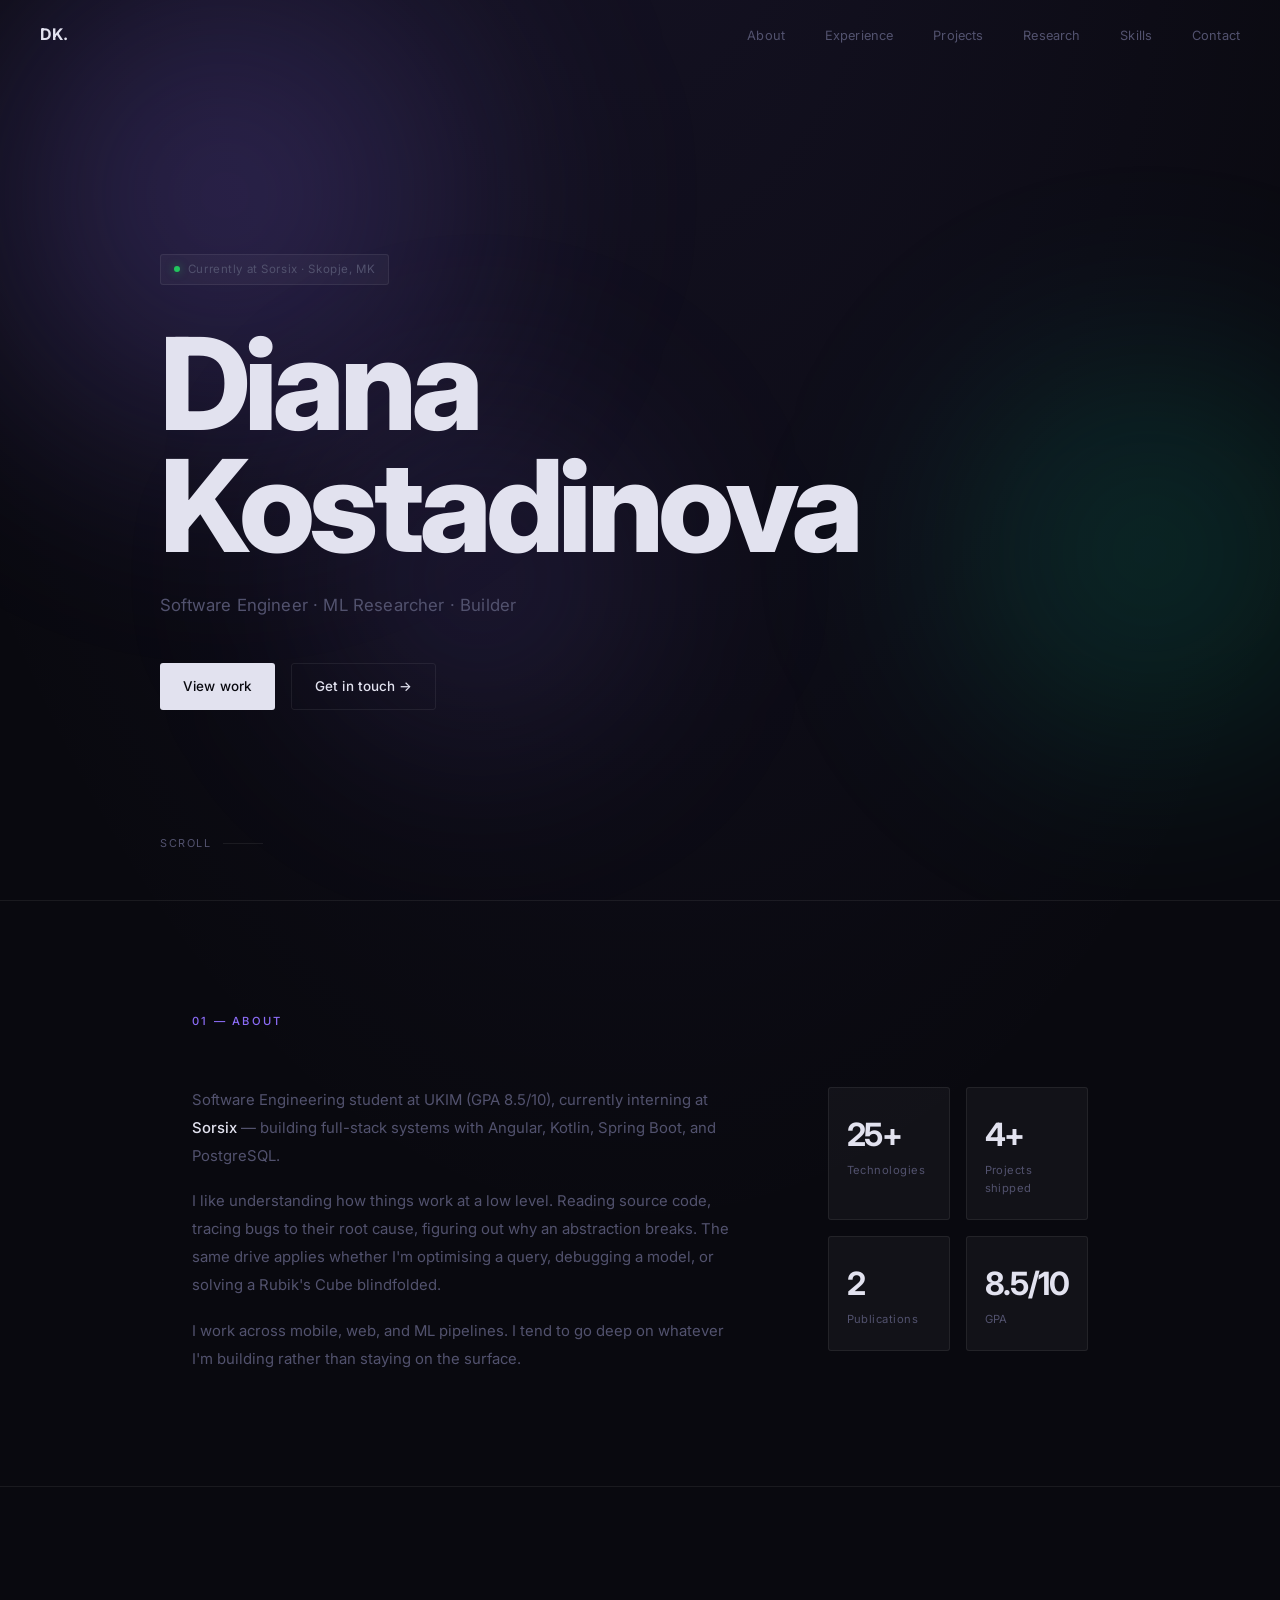
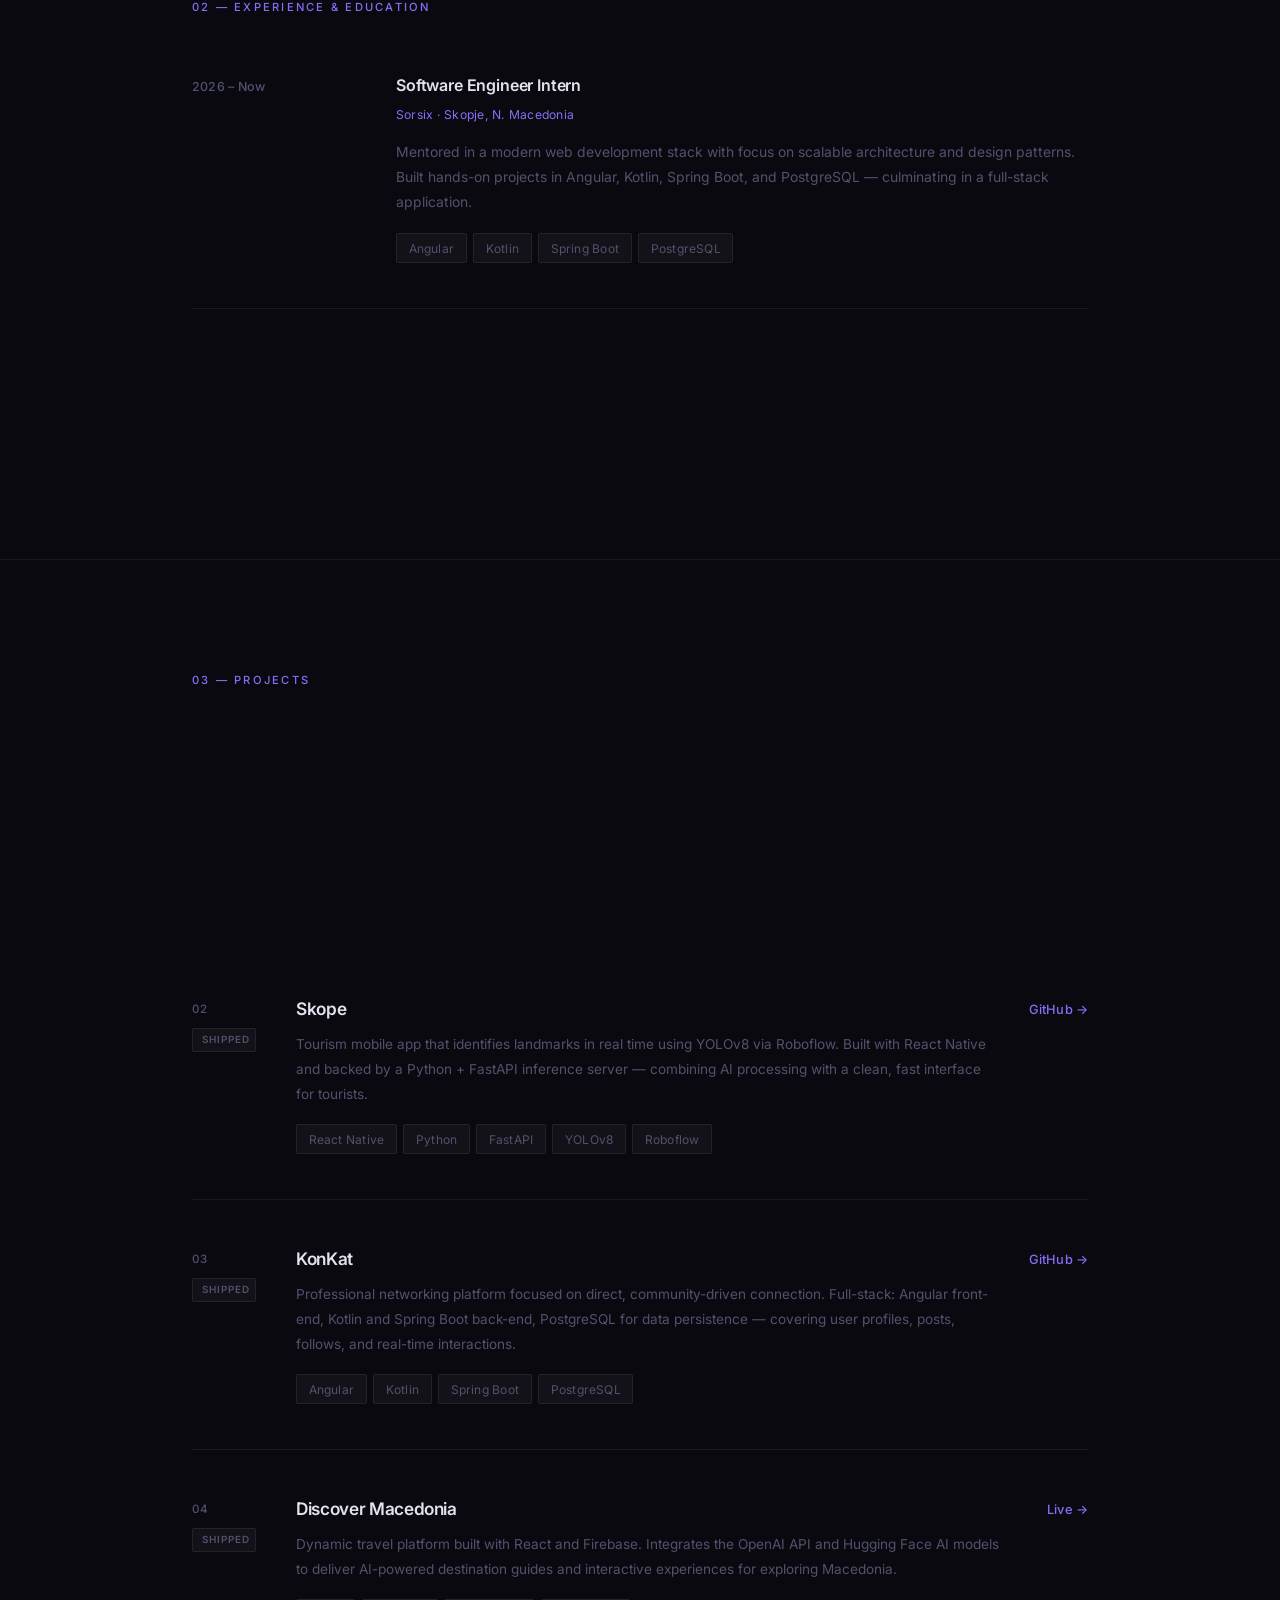
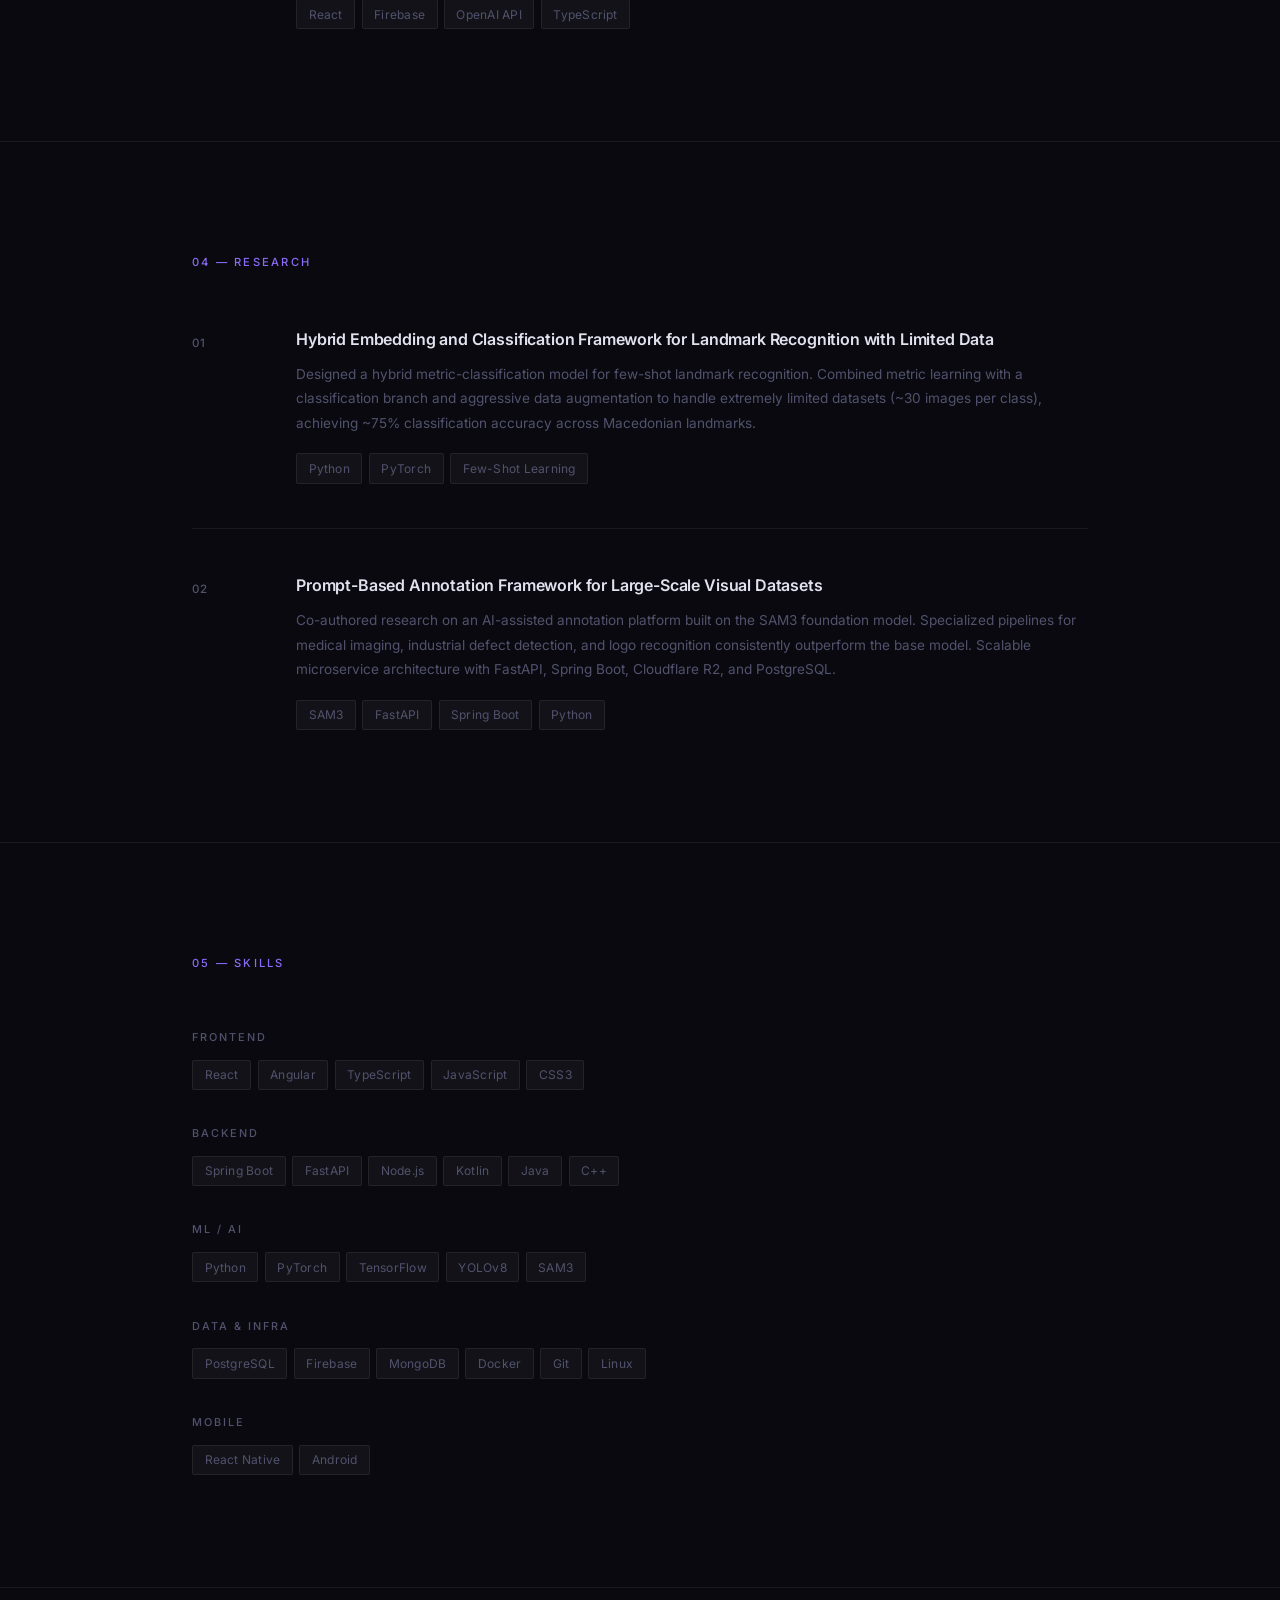
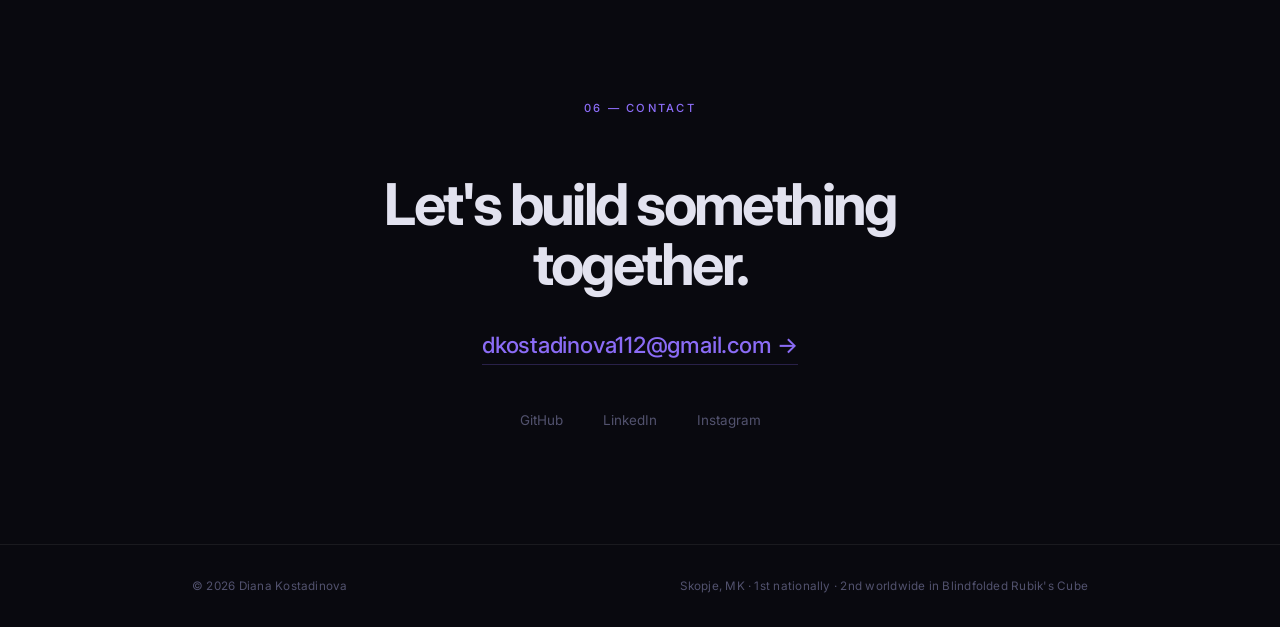
<file: index_old.html>
<!DOCTYPE html>
<html lang="en">
<head>
    <meta charset="UTF-8"/>
    <meta name="viewport" content="width=device-width, initial-scale=1.0"/>
    <title>Diana Kostadinova — Software Engineer</title>
    <link href="https://fonts.googleapis.com/css2?family=Inter:wght@300;400;500;600;700;800;900&display=swap" rel="stylesheet"/>
    <link rel="icon" type="image/svg+xml" href="D-mark.svg"/>
    <link rel="stylesheet" href="styles.css"/>
</head>
<body>

<div class="bg-orbs" aria-hidden="true">
    <div class="orb orb-1"></div>
    <div class="orb orb-2"></div>
    <div class="orb orb-3"></div>
</div>

<nav id="nav">
    <a class="nav-logo" href="#hero">DK.</a>
    <ul class="nav-links" id="nav-links">
        <li><a href="#about">About</a></li>
        <li><a href="#experience">Experience</a></li>
        <li><a href="#projects">Projects</a></li>
        <li><a href="#research">Research</a></li>
        <li><a href="#skills">Skills</a></li>
        <li><a href="#contact">Contact</a></li>
    </ul>
    <button class="hamburger" id="hamburger" aria-label="Menu">
        <span></span><span></span>
    </button>
</nav>

<main>

    <!-- HERO -->
    <section id="hero">
        <div class="hero-inner">
            <div class="hero-badge">
                <span class="badge-dot"></span>
                Currently at Sorsix · Skopje, MK
            </div>
            <h1 class="hero-name">Diana<br/>Kostadinova</h1>
            <p class="hero-desc">Software Engineer · ML Researcher · Builder</p>
            <div class="hero-actions">
                <a href="#projects" class="btn btn-primary">View work</a>
                <a href="#contact" class="btn btn-ghost">Get in touch →</a>
            </div>
        </div>
        <div class="hero-scroll">
            <span>Scroll</span>
            <div class="scroll-line"></div>
        </div>
    </section>

    <!-- ABOUT -->
    <section id="about" class="section">
        <div class="container">
            <p class="sec-label">01 — About</p>
            <div class="about-grid">
                <div class="about-text reveal">
                    <p>Software Engineering student at UKIM (GPA 8.5/10), currently interning at <strong>Sorsix</strong> — building full-stack systems with Angular, Kotlin, Spring Boot, and PostgreSQL.</p>
                    <p>I like understanding how things work at a low level. Reading source code, tracing bugs to their root cause, figuring out why an abstraction breaks. The same drive applies whether I'm optimising a query, debugging a model, or solving a Rubik's Cube blindfolded.</p>
                    <p>I work across mobile, web, and ML pipelines. I tend to go deep on whatever I'm building rather than staying on the surface.</p>
                </div>
                <div class="about-stats reveal">
                    <div class="stat-item">
                        <span class="stat-value">25+</span>
                        <span class="stat-label">Technologies</span>
                    </div>
                    <div class="stat-item">
                        <span class="stat-value">4+</span>
                        <span class="stat-label">Projects shipped</span>
                    </div>
                    <div class="stat-item">
                        <span class="stat-value">2</span>
                        <span class="stat-label">Publications</span>
                    </div>
                    <div class="stat-item">
                        <span class="stat-value">8.5/10</span>
                        <span class="stat-label">GPA</span>
                    </div>
                </div>
            </div>
        </div>
    </section>

    <!-- EXPERIENCE -->
    <section id="experience" class="section">
        <div class="container">
            <p class="sec-label">02 — Experience & Education</p>
            <div class="timeline">

                <div class="tl-row reveal">
                    <div class="tl-left">
                        <span class="tl-year">2026 – Now</span>
                    </div>
                    <div class="tl-right">
                        <div class="tl-header">
                            <h3>Software Engineer Intern</h3>
                            <span class="tl-company">Sorsix · Skopje, N. Macedonia</span>
                        </div>
                        <p>Mentored in a modern web development stack with focus on scalable architecture and design patterns. Built hands-on projects in Angular, Kotlin, Spring Boot, and PostgreSQL — culminating in a full-stack application.</p>
                        <div class="tag-row">
                            <span class="tag">Angular</span>
                            <span class="tag">Kotlin</span>
                            <span class="tag">Spring Boot</span>
                            <span class="tag">PostgreSQL</span>
                        </div>
                    </div>
                </div>

                <div class="tl-row reveal">
                    <div class="tl-left">
                        <span class="tl-year">2024 – 2028</span>
                    </div>
                    <div class="tl-right">
                        <div class="tl-header">
                            <h3>BSc Software Engineering & Information Systems</h3>
                            <span class="tl-company">UKIM, Faculty of Computer Science · Skopje</span>
                        </div>
                        <p>GPA 8.5 / 10.0</p>
                    </div>
                </div>

            </div>
        </div>
    </section>

    <!-- PROJECTS -->
    <section id="projects" class="section">
        <div class="container">
            <p class="sec-label">03 — Projects</p>
            <div class="proj-list">

                <div class="proj-item reveal">
                    <div class="proj-meta">
                        <span class="proj-num">01</span>
                        <span class="proj-status live">Building</span>
                    </div>
                    <div class="proj-content">
                        <h3>Labely.ai</h3>
                        <p>Multi-domain AI annotation platform reducing manual labeling effort by up to 70% via prompt-driven segmentation and human-in-the-loop refinement. Specialized pipelines for medical imaging (SAM3), industrial defect detection (PatchCore), and logo recognition (ResNet18).</p>
                        <div class="tag-row">
                            <span class="tag">FastAPI</span>
                            <span class="tag">Spring Boot</span>
                            <span class="tag">SAM3</span>
                            <span class="tag">Python</span>
                            <span class="tag">PostgreSQL</span>
                            <span class="tag">Cloudflare R2</span>
                        </div>
                    </div>
                    <a href="https://github.com/LabelyAI" class="proj-link" target="_blank" rel="noopener">GitHub →</a>
                </div>

                <div class="proj-item reveal">
                    <div class="proj-meta">
                        <span class="proj-num">02</span>
                        <span class="proj-status done">Shipped</span>
                    </div>
                    <div class="proj-content">
                        <h3>Skope</h3>
                        <p>Tourism mobile app that identifies landmarks in real time using YOLOv8 via Roboflow. Built with React Native and backed by a Python + FastAPI inference server — combining AI processing with a clean, fast interface for tourists.</p>
                        <div class="tag-row">
                            <span class="tag">React Native</span>
                            <span class="tag">Python</span>
                            <span class="tag">FastAPI</span>
                            <span class="tag">YOLOv8</span>
                            <span class="tag">Roboflow</span>
                        </div>
                    </div>
                    <a href="https://github.com/DianaKostadinova/Skope" class="proj-link" target="_blank" rel="noopener">GitHub →</a>
                </div>

                <div class="proj-item reveal">
                    <div class="proj-meta">
                        <span class="proj-num">03</span>
                        <span class="proj-status done">Shipped</span>
                    </div>
                    <div class="proj-content">
                        <h3>KonKat</h3>
                        <p>Professional networking platform focused on direct, community-driven connection. Full-stack: Angular front-end, Kotlin and Spring Boot back-end, PostgreSQL for data persistence — covering user profiles, posts, follows, and real-time interactions.</p>
                        <div class="tag-row">
                            <span class="tag">Angular</span>
                            <span class="tag">Kotlin</span>
                            <span class="tag">Spring Boot</span>
                            <span class="tag">PostgreSQL</span>
                        </div>
                    </div>
                    <a href="https://github.com/DianaKostadinova" class="proj-link" target="_blank" rel="noopener">GitHub →</a>
                </div>

                <div class="proj-item reveal">
                    <div class="proj-meta">
                        <span class="proj-num">04</span>
                        <span class="proj-status done">Shipped</span>
                    </div>
                    <div class="proj-content">
                        <h3>Discover Macedonia</h3>
                        <p>Dynamic travel platform built with React and Firebase. Integrates the OpenAI API and Hugging Face AI models to deliver AI-powered destination guides and interactive experiences for exploring Macedonia.</p>
                        <div class="tag-row">
                            <span class="tag">React</span>
                            <span class="tag">Firebase</span>
                            <span class="tag">OpenAI API</span>
                            <span class="tag">TypeScript</span>
                        </div>
                    </div>
                    <a href="https://discovermacedonia.vercel.app" class="proj-link" target="_blank" rel="noopener">Live →</a>
                </div>

            </div>
        </div>
    </section>

    <!-- RESEARCH -->
    <section id="research" class="section">
        <div class="container">
            <p class="sec-label">04 — Research</p>
            <div class="pub-list">

                <div class="pub-item reveal">
                    <span class="pub-num">01</span>
                    <div class="pub-content">
                        <h3>Hybrid Embedding and Classification Framework for Landmark Recognition with Limited Data</h3>
                        <p>Designed a hybrid metric-classification model for few-shot landmark recognition. Combined metric learning with a classification branch and aggressive data augmentation to handle extremely limited datasets (~30 images per class), achieving ~75% classification accuracy across Macedonian landmarks.</p>
                        <div class="tag-row">
                            <span class="tag">Python</span>
                            <span class="tag">PyTorch</span>
                            <span class="tag">Few-Shot Learning</span>
                        </div>
                    </div>
                </div>

                <div class="pub-item reveal">
                    <span class="pub-num">02</span>
                    <div class="pub-content">
                        <h3>Prompt-Based Annotation Framework for Large-Scale Visual Datasets</h3>
                        <p>Co-authored research on an AI-assisted annotation platform built on the SAM3 foundation model. Specialized pipelines for medical imaging, industrial defect detection, and logo recognition consistently outperform the base model. Scalable microservice architecture with FastAPI, Spring Boot, Cloudflare R2, and PostgreSQL.</p>
                        <div class="tag-row">
                            <span class="tag">SAM3</span>
                            <span class="tag">FastAPI</span>
                            <span class="tag">Spring Boot</span>
                            <span class="tag">Python</span>
                        </div>
                    </div>
                </div>

            </div>
        </div>
    </section>

    <!-- SKILLS -->
    <section id="skills" class="section">
        <div class="container">
            <p class="sec-label">05 — Skills</p>
            <div class="skills-groups reveal">
                <div class="skill-group">
                    <h4>Frontend</h4>
                    <div class="tag-row">
                        <span class="tag">React</span>
                        <span class="tag">Angular</span>
                        <span class="tag">TypeScript</span>
                        <span class="tag">JavaScript</span>
                        <span class="tag">CSS3</span>
                    </div>
                </div>
                <div class="skill-group">
                    <h4>Backend</h4>
                    <div class="tag-row">
                        <span class="tag">Spring Boot</span>
                        <span class="tag">FastAPI</span>
                        <span class="tag">Node.js</span>
                        <span class="tag">Kotlin</span>
                        <span class="tag">Java</span>
                        <span class="tag">C++</span>
                    </div>
                </div>
                <div class="skill-group">
                    <h4>ML / AI</h4>
                    <div class="tag-row">
                        <span class="tag">Python</span>
                        <span class="tag">PyTorch</span>
                        <span class="tag">TensorFlow</span>
                        <span class="tag">YOLOv8</span>
                        <span class="tag">SAM3</span>
                    </div>
                </div>
                <div class="skill-group">
                    <h4>Data & Infra</h4>
                    <div class="tag-row">
                        <span class="tag">PostgreSQL</span>
                        <span class="tag">Firebase</span>
                        <span class="tag">MongoDB</span>
                        <span class="tag">Docker</span>
                        <span class="tag">Git</span>
                        <span class="tag">Linux</span>
                    </div>
                </div>
                <div class="skill-group">
                    <h4>Mobile</h4>
                    <div class="tag-row">
                        <span class="tag">React Native</span>
                        <span class="tag">Android</span>
                    </div>
                </div>
            </div>
        </div>
    </section>

    <!-- CONTACT -->
    <section id="contact" class="section">
        <div class="container">
            <div class="contact-inner reveal">
                <p class="sec-label">06 — Contact</p>
                <h2 class="contact-heading">Let's build something together.</h2>
                <a class="contact-email" href="mailto:dkostadinova112@gmail.com">dkostadinova112@gmail.com →</a>
                <div class="contact-links">
                    <a href="https://github.com/DianaKostadinova" target="_blank" rel="noopener">GitHub</a>
                    <a href="https://linkedin.com/in/diana-kostadinova-382a60364" target="_blank" rel="noopener">LinkedIn</a>
                    <a href="https://instagram.com/dianakostadinovaa" target="_blank" rel="noopener">Instagram</a>
                </div>
            </div>
        </div>
    </section>

</main>

<footer>
    <div class="container footer-inner">
        <span>© 2026 Diana Kostadinova</span>
        <span>Skopje, MK · 1st nationally · 2nd worldwide in Blindfolded Rubik's Cube</span>
    </div>
</footer>

<script src="script.js"></script>
</body>
</html>
</file>
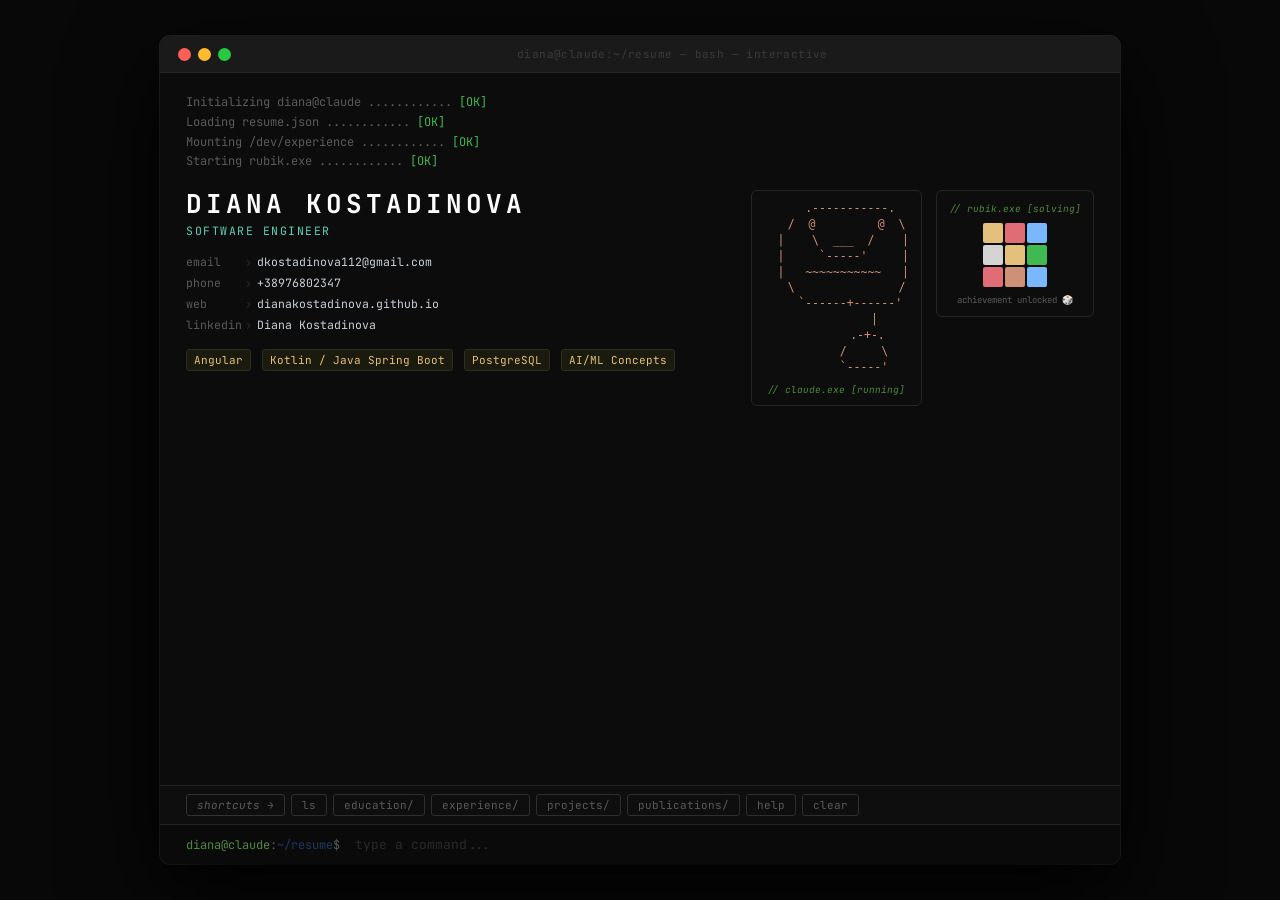
<file: index_terminal.html>
<!DOCTYPE html>
<html lang="en">
<head>
<meta charset="UTF-8">
<meta name="viewport" content="width=device-width, initial-scale=1.0">
<title>Diana Kostadinova — Resume</title>
<link href="https://fonts.googleapis.com/css2?family=JetBrains+Mono:ital,wght@0,300;0,400;0,500;0,600;0,700;1,400&display=swap" rel="stylesheet">
<style>
:root {
  --bg:      #0c0c0c;
  --surface: #111;
  --hdr:     #1a1a1a;
  --border:  #252525;
  --green:   #3fb950;
  --cyan:    #58d1b5;
  --yellow:  #e5c07b;
  --orange:  #ce9178;
  --blue:    #79b8ff;
  --purple:  #b392f0;
  --comment: #4d8a3e;
  --text:    #c9d1d9;
  --dim:     #5a5a5a;
  --dimmer:  #2e2e2e;
  --err:     #f47067;
}

* { margin:0; padding:0; box-sizing:border-box; }

html, body {
  height: 100%;
  background: #080808;
  font-family: 'JetBrains Mono', 'Cascadia Code', 'Courier New', monospace;
  color: var(--text);
  font-size: 13px;
}

body {
  display: flex;
  align-items: center;
  justify-content: center;
  padding: 16px;
}

/* ═══════════════ TERMINAL SHELL ═══════════════ */
.terminal {
  background: var(--bg);
  border-radius: 10px;
  width: 100%;
  max-width: 960px;
  height: 92vh;
  max-height: 860px;
  display: flex;
  flex-direction: column;
  box-shadow: 0 30px 90px rgba(0,0,0,.95), 0 0 0 1px var(--border);
  overflow: hidden;
}

/* ═══════════════ TITLE BAR ═══════════════ */
.titlebar {
  flex-shrink: 0;
  background: var(--hdr);
  padding: 11px 18px;
  display: flex;
  align-items: center;
  gap: 12px;
  border-bottom: 1px solid var(--border);
  user-select: none;
}
.dots { display:flex; gap:7px; }
.dot  { width:13px; height:13px; border-radius:50%; cursor:default; }
.dot.r { background:#ff5f57; }
.dot.y { background:#febc2e; }
.dot.g { background:#28c840; }
.titlebar-text { flex:1; text-align:center; font-size:11px; color:#3a3a3a; letter-spacing:.4px; }

/* ═══════════════ OUTPUT AREA ═══════════════ */
.output {
  flex: 1;
  overflow-y: auto;
  padding: 20px 26px;
  line-height: 1.65;
  scroll-behavior: smooth;
}
.output::-webkit-scrollbar { width: 4px; }
.output::-webkit-scrollbar-track { background: transparent; }
.output::-webkit-scrollbar-thumb { background: #2a2a2a; border-radius: 2px; }

/* ═══════════════ NAV PILLS ═══════════════ */
.nav-bar {
  flex-shrink: 0;
  padding: 8px 26px;
  display: flex;
  flex-wrap: wrap;
  gap: 6px;
  border-top: 1px solid var(--border);
  background: #0e0e0e;
}
.pill {
  font-family: inherit;
  font-size: 11px;
  background: transparent;
  color: var(--dim);
  border: 1px solid var(--dimmer);
  border-radius: 3px;
  padding: 3px 10px;
  cursor: pointer;
  transition: all .15s;
  white-space: nowrap;
}
.pill:hover { border-color: var(--green); color: var(--green); background: #0d1a0d; }
.pill.active { border-color: var(--cyan); color: var(--cyan); background: #0a1a1a; }
.pill.special { border-color: #333; color: var(--dim); font-style: italic; }

/* ═══════════════ INPUT BAR ═══════════════ */
.input-bar {
  flex-shrink: 0;
  display: flex;
  align-items: center;
  gap: 8px;
  padding: 11px 26px;
  border-top: 1px solid var(--border);
  background: #0a0a0a;
}
.input-prompt { color: var(--dim); font-size: 12px; white-space: nowrap; flex-shrink:0; }
.input-prompt .pu { color: var(--comment); }
.input-prompt .pp { color: #1e3a5f; }
#cmd {
  flex: 1;
  background: transparent;
  border: none;
  outline: none;
  font-family: inherit;
  font-size: 13px;
  color: var(--text);
  caret-color: var(--green);
  min-width: 0;
}
#cmd::placeholder { color: #2a2a2a; }

/* ═══════════════ OUTPUT CONTENT STYLES ═══════════════ */

/* Ghost / dim prompt echoed back */
.cmd-echo { color: var(--dim); font-size: 12px; margin: 12px 0 4px; }
.cmd-echo .ce-user { color: #2a5c2a; }
.cmd-echo .ce-path { color: #1e3a5f; }
.cmd-echo .ce-cmd  { color: var(--cyan); }

/* Boot / generic output lines */
.boot-line  { color: var(--dim); font-size: 12px; }
.boot-ok    { color: var(--green); }
.hint-line  { color: var(--comment); font-size: 11.5px; font-style: italic; }
.err-line   { color: var(--err); font-size: 12px; }

/* ═══ HEADER BLOCK ═══ */
.header-block { margin: 8px 0 4px; }
.header-grid {
  display: grid;
  grid-template-columns: 1fr auto;
  gap: 24px;
  align-items: start;
}
.big-name {
  font-size: clamp(18px, 3vw, 26px);
  font-weight: 700;
  letter-spacing: 4px;
  color: #fff;
  line-height: 1.1;
  margin-bottom: 3px;
}
.big-role {
  font-size: 11.5px;
  color: var(--cyan);
  letter-spacing: 1.5px;
  text-transform: uppercase;
  margin-bottom: 12px;
}
.contact-row { font-size: 11.5px; margin: 2px 0; }
.contact-row .lbl { color: var(--dim); display: inline-block; width: 54px; }
.contact-row .arr { color: var(--dimmer); margin: 0 5px; }
.contact-row .val { color: var(--text); }
.skills-row { margin-top: 12px; }
.skill-tag {
  display: inline-block;
  font-size: 11px;
  color: var(--yellow);
  background: #1a1a0e;
  border: 1px solid #2e2e1a;
  border-radius: 3px;
  padding: 1px 7px;
  margin: 2px 3px 2px 0;
}

/* ═══ VISUALS BOX (creature + cube) ═══ */
.visuals-box {
  display: flex;
  gap: 14px;
  align-items: flex-start;
}
.creature-box, .cube-box {
  background: #0d0d0d;
  border: 1px solid var(--border);
  border-radius: 6px;
  padding: 10px 12px 8px;
  text-align: center;
}
.creature-art {
  font-size: 11.5px;
  line-height: 1.38;
  white-space: pre;
  color: var(--orange);
  letter-spacing: 0;
}

/* animated eyes blink */
.eye { display: inline; animation: blink-eye 3.5s infinite; }
@keyframes blink-eye {
  0%, 90%, 100% { opacity: 1; }
  95%            { opacity: 0; }
}

.box-label { font-size: 9.5px; color: var(--comment); margin-top: 6px; font-style: italic; }

/* ═══ RUBIK'S CUBE ═══ */
.cube-title { font-size: 9.5px; color: var(--comment); font-style: italic; margin-bottom: 6px; }
.cube-grid {
  display: grid;
  grid-template-columns: repeat(3, 20px);
  grid-template-rows: repeat(3, 20px);
  gap: 2px;
  justify-content: center;
  margin: 0 auto;
}
.cube-cell {
  border-radius: 2px;
  transition: background-color 0.4s ease;
}
.cube-label { font-size: 9px; color: var(--dim); margin-top: 6px; }

/* ═══ LS OUTPUT ═══ */
.ls-block { margin: 6px 0; }
.ls-row {
  display: flex;
  align-items: baseline;
  gap: 10px;
  font-size: 12px;
  padding: 2px 0;
}
.ls-perms { color: var(--dim); font-size: 11px; }
.ls-name  { color: var(--blue); font-weight: 600; min-width: 160px; cursor: pointer; }
.ls-name:hover { color: var(--cyan); text-decoration: underline; }
.ls-desc  { color: var(--dim); font-size: 11px; font-style: italic; }

/* ═══ SECTION BLOCKS ═══ */
.section-block { margin: 8px 0; animation: fadeSlide .25s ease; }
@keyframes fadeSlide { from { opacity:0; transform:translateY(6px); } to { opacity:1; transform:none; } }

.section-title {
  font-size: 11px;
  color: var(--comment);
  text-transform: uppercase;
  letter-spacing: 2px;
  margin-bottom: 10px;
  display: flex;
  align-items: center;
  gap: 10px;
}
.section-title::after { content:''; flex:1; height:1px; background: var(--border); }

.entry { margin-bottom: 14px; }
.entry-top { display: flex; justify-content: space-between; align-items: baseline; gap: 8px; flex-wrap: wrap; }
.entry-title { font-size: 13.5px; font-weight: 700; color: #fff; }
.entry-sub   { font-size: 11.5px; color: var(--cyan); font-style: italic; }
.entry-loc   { font-size: 11px; color: var(--dim); white-space: nowrap; }
.entry-date  { font-size: 11px; color: var(--dim); font-style: italic; white-space: nowrap; }
.entry-desc  { font-size: 12px; color: #777; margin-top: 5px; line-height: 1.65; }
.hl { color: var(--text); font-weight: 600; }

.proj-row { display: flex; gap: 6px; margin-bottom: 10px; }
.proj-bullet { color: var(--green); flex-shrink: 0; }
.proj-name { color: #fff; font-weight: 700; font-size: 13px; }
.proj-body { color: #777; font-size: 12px; line-height: 1.65; }
.proj-body .hl { color: var(--text); font-weight: 600; }

.pub-row { display: flex; gap: 6px; margin-bottom: 12px; }
.pub-title { color: #fff; font-weight: 700; font-size: 12.5px; }
.pub-conf  { color: var(--dim); font-size: 11px; }
.pub-body  { color: #777; font-size: 12px; margin-top: 4px; line-height: 1.65; }
.pub-body .hl { color: var(--text); font-weight: 600; }

/* ═══ NAV HINT ═══ */
.nav-hint {
  margin: 14px 0 4px;
  padding: 8px 12px;
  border: 1px solid var(--dimmer);
  border-radius: 4px;
  background: #0e0e0e;
  font-size: 11.5px;
}
.nav-hint-row { color: var(--dim); margin: 2px 0; }
.nav-hint-row .nh-cmd { color: var(--cyan); cursor: pointer; }
.nav-hint-row .nh-cmd:hover { text-decoration: underline; }
.nav-hint-row .nh-arrow { color: var(--comment); margin-right: 6px; }

/* ═══ HELP TABLE ═══ */
.help-row { display: flex; gap: 16px; font-size: 12px; margin: 3px 0; }
.help-cmd  { color: var(--cyan); min-width: 140px; }
.help-desc { color: var(--dim); }

/* ═══ RESPONSIVE ═══ */
@media (max-width: 600px) {
  body { padding: 0; }
  .terminal { border-radius: 0; height: 100vh; max-height: none; }
  .header-grid { grid-template-columns: 1fr; }
  .visuals-box { justify-content: center; }
  .output { padding: 14px 16px; }
  .input-bar, .nav-bar { padding-left: 16px; padding-right: 16px; }
  .ls-desc { display: none; }
}

/* blink cursor on input */
#cmd:focus { }
</style>
</head>
<body>

<div class="terminal" id="terminal">
  <div class="titlebar">
    <div class="dots">
      <div class="dot r"></div>
      <div class="dot y"></div>
      <div class="dot g"></div>
    </div>
    <span class="titlebar-text">diana@claude:~/resume — bash — interactive</span>
  </div>

  <div class="output" id="output"></div>

  <div class="nav-bar" id="nav-bar">
    <button class="pill special" disabled>shortcuts →</button>
    <button class="pill" data-cmd="ls">ls</button>
    <button class="pill" data-cmd="cd education">education/</button>
    <button class="pill" data-cmd="cd experience">experience/</button>
    <button class="pill" data-cmd="cd projects">projects/</button>
    <button class="pill" data-cmd="cd publications">publications/</button>
    <button class="pill" data-cmd="help">help</button>
    <button class="pill" data-cmd="clear">clear</button>
  </div>

  <div class="input-bar">
    <span class="input-prompt">
      <span class="pu">diana@claude</span>:<span class="pp" id="cwd">~/resume</span>$&nbsp;
    </span>
    <input type="text" id="cmd" autocomplete="off" spellcheck="false" placeholder="type a command...">
  </div>
</div>

<script>
// ══════════════════════════════════════════════
//  State
// ══════════════════════════════════════════════
const out    = document.getElementById('output');
const input  = document.getElementById('cmd');
const cwdEl  = document.getElementById('cwd');
let cmdHistory = [], histIdx = -1;
let cubeInterval = null;

// ══════════════════════════════════════════════
//  Utilities
// ══════════════════════════════════════════════
function esc(s) {
  return String(s).replace(/&/g,'&amp;').replace(/</g,'&lt;').replace(/>/g,'&gt;');
}

function sleep(ms) { return new Promise(r => setTimeout(r, ms)); }

function scrollBottom() {
  out.scrollTop = out.scrollHeight;
}

function appendHTML(html) {
  const d = document.createElement('div');
  d.innerHTML = html;
  out.appendChild(d);
  scrollBottom();
  return d;
}

function appendLine(html, cls='boot-line') {
  appendHTML(`<div class="${cls}">${html}</div>`);
}

async function typeText(el, text, speed=18) {
  for (const ch of text) {
    el.textContent += ch;
    scrollBottom();
    await sleep(speed + Math.random() * 10);
  }
}

// Echo a command back to output
function echoCmd(cmd) {
  appendHTML(`
    <div class="cmd-echo">
      <span class="ce-user">diana@claude</span>:<span class="ce-path">${esc(cwdEl.textContent)}</span>$
      <span class="ce-cmd"> ${esc(cmd)}</span>
    </div>`);
}

// ══════════════════════════════════════════════
//  Rubik's Cube
// ══════════════════════════════════════════════
const CUBE_COLORS = ['#e06c75','#3fb950','#79b8ff','#e5c07b','#d4d4d4','#ce9178'];
let cubeState = [
  [0,1,2],
  [3,4,5],
  [2,0,3]
];

function renderCube() {
  const grid = document.getElementById('cube-grid');
  if (!grid) return;
  [...grid.children].forEach((cell, i) => {
    const r = Math.floor(i / 3), c = i % 3;
    cell.style.background = CUBE_COLORS[cubeState[r][c]];
  });
}

function stepCube() {
  const move = Math.floor(Math.random() * 6);
  if (move < 3) {
    // rotate row left
    const r = move, [a,b,c] = cubeState[r];
    cubeState[r] = [b,c,a];
  } else {
    // rotate col up
    const col = move - 3;
    const t = cubeState[0][col];
    cubeState[0][col] = cubeState[1][col];
    cubeState[1][col] = cubeState[2][col];
    cubeState[2][col] = t;
  }
  renderCube();
}

function initCube() {
  if (cubeInterval) clearInterval(cubeInterval);
  // do a quick scramble first
  for (let i = 0; i < 8; i++) stepCube();
  renderCube();
  cubeInterval = setInterval(stepCube, 900);
}

// ══════════════════════════════════════════════
//  Header
// ══════════════════════════════════════════════
function buildCubeGrid() {
  let cells = '';
  for (let i = 0; i < 9; i++) cells += `<div class="cube-cell"></div>`;
  return cells;
}

function showHeader() {
  appendHTML(`
    <div class="header-block">
      <div class="header-grid">
        <div>
          <div class="big-name">DIANA KOSTADINOVA</div>
          <div class="big-role">Software Engineer</div>
          <div class="contact-row"><span class="lbl">email</span><span class="arr">›</span><span class="val">dkostadinova112@gmail.com</span></div>
          <div class="contact-row"><span class="lbl">phone</span><span class="arr">›</span><span class="val">+38976802347</span></div>
          <div class="contact-row"><span class="lbl">web</span><span class="arr">›</span><span class="val">dianakostadinova.github.io</span></div>
          <div class="contact-row"><span class="lbl">linkedin</span><span class="arr">›</span><span class="val">Diana Kostadinova</span></div>
          <div class="skills-row">
            <span class="skill-tag">Angular</span>
            <span class="skill-tag">Kotlin / Java Spring Boot</span>
            <span class="skill-tag">PostgreSQL</span>
            <span class="skill-tag">AI/ML Concepts</span>
          </div>
        </div>

        <div class="visuals-box">
          <!-- Creature -->
          <div class="creature-box">
            <pre class="creature-art">    .-----------.
   /  <span class="eye">@</span>         <span class="eye">@</span>  \\
  |    \\  ___  /    |
  |     \`-----'     |
  |   ~~~~~~~~~~~   |
   \\               /
    \`------+------'
           |
         .-+-.
        /     \\
        \`-----'</pre>
            <div class="box-label">// claude.exe&nbsp;[running]</div>
          </div>

          <!-- Rubik's Cube -->
          <div class="cube-box">
            <div class="cube-title">// rubik.exe&nbsp;[solving]</div>
            <div class="cube-grid" id="cube-grid">${buildCubeGrid()}</div>
            <div class="cube-label">achievement unlocked 🎲</div>
          </div>
        </div>
      </div>
    </div>`);

  initCube();
}

// ══════════════════════════════════════════════
//  Nav hint shown after each section
// ══════════════════════════════════════════════
function navHint(backCmd, nextLabel, nextCmd) {
  const backPart = backCmd ? `<div class="nav-hint-row"><span class="nh-arrow">←</span> <span class="nh-cmd" onclick="run('${backCmd}')">${backCmd}</span> <span style="color:var(--dim)">  go back</span></div>` : '';
  const nextPart = nextCmd ? `<div class="nav-hint-row"><span class="nh-arrow">→</span> <span class="nh-cmd" onclick="run('${nextCmd}')">${nextCmd}</span> <span style="color:var(--dim)">  ${nextLabel}</span></div>` : '';
  appendHTML(`<div class="nav-hint">${backPart}${nextPart}</div>`);
}

// ══════════════════════════════════════════════
//  Sections
// ══════════════════════════════════════════════
function sectionTitle(label) {
  return `<div class="section-title">${label}</div>`;
}

function showEducation() {
  cwdEl.textContent = '~/resume/education';
  appendHTML(`
    <div class="section-block">
      ${sectionTitle('Education')}
      <div class="entry">
        <div class="entry-top">
          <span class="entry-title">Faculty of Computer Science and Engineering, UKIM</span>
          <span class="entry-loc">Skopje, N. Macedonia</span>
        </div>
        <div class="entry-top" style="margin-top:2px">
          <span class="entry-sub">Bachelor of Software Engineering and Information Systems &nbsp;·&nbsp; GPA: 8.5/10.0</span>
          <span class="entry-date">Oct 2024 – June 2028</span>
        </div>
      </div>
    </div>`);
  navHint('cd ..', 'jump to experience', 'cd experience');
  highlightPill('cd education');
}

function showExperience() {
  cwdEl.textContent = '~/resume/experience';
  appendHTML(`
    <div class="section-block">
      ${sectionTitle('Experience')}
      <div class="entry">
        <div class="entry-top">
          <span class="entry-title">Sorsix, Skopje <span style="color:var(--dim);font-weight:400;font-size:11px">(Internship)</span></span>
          <span class="entry-loc">Skopje, N. Macedonia</span>
        </div>
        <div class="entry-top" style="margin-top:2px">
          <span class="entry-sub">Software Engineer Intern &nbsp;·&nbsp; Angular, Kotlin Spring Boot, PostgreSQL</span>
          <span class="entry-date">Mar 2026 – Present</span>
        </div>
        <div class="entry-desc">
          Contributed to full-stack web application development in a production environment, working across
          <span class="hl">backend</span> and <span class="hl">frontend</span> components. Built scalable features,
          wrote <span class="hl">unit tests</span>, supported database-driven functionality, and worked with
          <span class="hl">deployment workflows</span>. Strengthened understanding of
          <span class="hl">data modeling</span>, persistence, and service consistency.
        </div>
        <div class="entry-desc" style="margin-top:4px">
          Implemented responsive UI using modern <span class="hl">reactive patterns</span>. Applied
          <span class="hl">clean architecture</span> and design patterns while resolving real development issues.
          Delivered a functional <span class="hl">flashcards application</span> as a final project on the same stack.
        </div>
      </div>
    </div>`);
  navHint('cd ..', 'jump to projects', 'cd projects');
  highlightPill('cd experience');
}

function showProjects() {
  cwdEl.textContent = '~/resume/projects';
  appendHTML(`
    <div class="section-block">
      ${sectionTitle('Projects')}

      <div class="proj-row">
        <span class="proj-bullet">▸</span>
        <div>
          <div class="proj-name">LabelyAI</div>
          <div class="proj-body">Multi-domain AI annotation platform reducing manual labeling by <span class="hl">70%</span>
          via prompt-driven segmentation and human-in-the-loop refinement. Uses <span class="hl">SAM3</span> with
          domain-adaptive pipelines for medical imaging, industrial defect detection (<span class="hl">PatchCore</span>),
          and logo recognition (<span class="hl">ResNet18</span>).
          Backend: <span class="hl">FastAPI</span>, Spring Boot, Cloudflare R2, PostgreSQL.</div>
        </div>
      </div>

      <div class="proj-row">
        <span class="proj-bullet">▸</span>
        <div>
          <div class="proj-name">Skope</div>
          <div class="proj-body">Tourism mobile app with <span class="hl">React Native</span> identifying landmarks
          in real time. Leveraged <span class="hl">Python</span>, FastAPI, and Roboflow with
          <span class="hl">YOLOv8</span> for object detection on extensively cleaned and annotated datasets.</div>
        </div>
      </div>

      <div class="proj-row">
        <span class="proj-bullet">▸</span>
        <div>
          <div class="proj-name">KonKat</div>
          <div class="proj-body">Professional networking platform similar to LinkedIn. Built with
          <span class="hl">Angular</span> frontend, <span class="hl">Kotlin + Spring Boot</span> backend, and
          <span class="hl">PostgreSQL</span> — covering user profiles, posts, follows, and real-time interaction.</div>
        </div>
      </div>

      <div class="proj-row">
        <span class="proj-bullet">▸</span>
        <div>
          <div class="proj-name">DiscoverMacedonia</div>
          <div class="proj-body">Web app using <span class="hl">React</span> and <span class="hl">Firebase</span>,
          integrating multiple APIs and LLMs via the <span class="hl">OpenAI API</span>. Hands-on experience with
          Hugging Face AI models and AI agents.</div>
        </div>
      </div>
    </div>`);
  navHint('cd ..', 'jump to publications', 'cd publications');
  highlightPill('cd projects');
}

function showPublications() {
  cwdEl.textContent = '~/resume/publications';
  appendHTML(`
    <div class="section-block">
      ${sectionTitle('Publications')}

      <div class="pub-row">
        <span class="proj-bullet">▸</span>
        <div>
          <div><span class="pub-title">Hybrid Embedding and Classification Framework for Landmark Recognition with Limited Data</span>
          <span class="pub-conf"> — CiiT 2026</span></div>
          <div class="pub-body">Hybrid metric-classification model for few-shot landmark recognition using
          <span class="hl">Python</span> and <span class="hl">PyTorch</span>. Combined metric learning with
          classification branch and aggressive data augmentation (~30 images/class). Achieved
          <span class="hl">~75% classification accuracy</span> across Macedonian landmarks.</div>
        </div>
      </div>

      <div class="pub-row">
        <span class="proj-bullet">▸</span>
        <div>
          <div><span class="pub-title">Prompt-Based Annotation Framework for Large-Scale Visual Datasets</span>
          <span class="pub-conf"> — CiiT 2026</span></div>
          <div class="pub-body">AI-assisted visual annotation framework reducing manual labeling via domain-adaptive
          model specialization. Extends <span class="hl">SAM3</span> with task-specific adaptations for medical
          imaging, industrial inspection, and logo recognition. Scalable distributed architecture for automated
          mask generation and anomaly estimation.</div>
        </div>
      </div>
    </div>`);
  navHint('cd ..', null, null);
  highlightPill('cd publications');
}

// ══════════════════════════════════════════════
//  ls output
// ══════════════════════════════════════════════
function showLs() {
  cwdEl.textContent = '~/resume';
  const rows = [
    ['education/',    'Bachelor of SE &amp; IS, UKIM Skopje · GPA 8.5'],
    ['experience/',   'Sorsix Internship · Angular, Kotlin, PostgreSQL'],
    ['projects/',     'LabelyAI · Skope · KonKat · DiscoverMacedonia'],
    ['publications/', '2 papers at CiiT 2026'],
  ];
  let html = `<div class="ls-block">`;
  rows.forEach(([name, desc]) => {
    const cmd = 'cd ' + name.replace('/','');
    html += `
      <div class="ls-row">
        <span class="ls-perms">drwxr-xr-x</span>
        <span class="ls-name" onclick="run('${cmd}')">${name}</span>
        <span class="ls-desc">${desc}</span>
      </div>`;
  });
  html += `</div>`;
  appendHTML(html);
  appendHTML(`<div class="hint-line" style="margin-top:6px">type <span style="color:var(--cyan)">cd &lt;name&gt;</span> or click a folder to open it.</div>`);
}

// ══════════════════════════════════════════════
//  help
// ══════════════════════════════════════════════
function showHelp() {
  const cmds = [
    ['whoami',           'display your identity'],
    ['ls',               'list all resume sections'],
    ['cd education',     'open education section'],
    ['cd experience',    'open experience section'],
    ['cd projects',      'open projects section'],
    ['cd publications',  'open publications section'],
    ['cd ..',            'go back to root'],
    ['cat skills.txt',   'print tech stack'],
    ['cat readme.md',    'about me'],
    ['npm install',      'download the portfolio'],
    ['clear',            'clear the terminal'],
    ['help',             'show this message'],
  ];
  let html = `<div style="margin:6px 0">`;
  cmds.forEach(([c,d]) => {
    html += `<div class="help-row"><span class="help-cmd">${c}</span><span class="help-desc">${d}</span></div>`;
  });
  html += `</div>`;
  appendHTML(html);
}

// ══════════════════════════════════════════════
//  README
// ══════════════════════════════════════════════
function showReadme() {
  appendHTML(`
    <div class="section-block" style="font-size:12px;line-height:1.8">
      <div style="color:#fff;font-weight:700;font-size:15px;margin-bottom:6px"># Diana Kostadinova</div>
      <div style="color:var(--dim);margin-bottom:12px;font-style:italic">> Building things that matter with code that runs.</div>

      <div style="color:var(--text);margin-bottom:10px">
        Software engineering student at <span class="hl">FCSE UKIM</span> with a passion for full-stack
        development and AI. Currently interning at <span class="hl">Sorsix</span>, shipping features in
        Angular + Kotlin Spring Boot in a real production environment.
      </div>
      <div style="color:var(--text);margin-bottom:14px">
        I've built AI annotation platforms, landmark-recognition apps, and published two papers at
        <span class="hl">CiiT 2026</span> — all while keeping my Rubik's cube solve time respectable.
      </div>

      <div style="color:var(--comment);margin-bottom:4px">## find me</div>
      <div class="contact-row"><span class="lbl">web</span><span class="arr">›</span><span class="val">dianakostadinova.github.io</span></div>
      <div class="contact-row"><span class="lbl">github</span><span class="arr">›</span><span class="val">github.com/DianaKostadinova</span></div>
      <div class="contact-row"><span class="lbl">email</span><span class="arr">›</span><span class="val">dkostadinova112@gmail.com</span></div>
    </div>`);
}

// ══════════════════════════════════════════════
//  npm install (animated)
// ══════════════════════════════════════════════
async function npmInstall() {
  input.disabled = true;

  const wrap = appendHTML(`<div style="font-size:12px;line-height:1.9"></div>`).firstChild;

  const packages = [
    { name: 'angular-skills',        version: '17.3.0',  label: 'Angular'              },
    { name: 'kotlin-spring-boot',    version: '3.2.4',   label: 'Kotlin + Spring Boot' },
    { name: 'postgresql-driver',     version: '42.7.1',  label: 'PostgreSQL'           },
    { name: 'react-native-vision',   version: '4.0.2',   label: 'React Native'         },
    { name: 'pytorch-metric-learn',  version: '1.3.0',   label: 'PyTorch'              },
    { name: 'fastapi-async',         version: '0.110.0', label: 'FastAPI'              },
    { name: 'sam3-foundation',       version: '3.0.1',   label: 'SAM3'                 },
    { name: 'diana-kostadinova',     version: 'latest',  label: null                   },
  ];

  const addLine = (html) => {
    const d = document.createElement('div');
    d.innerHTML = html;
    wrap.appendChild(d);
    scrollBottom();
  };

  addLine(`<span style="color:var(--dim)">npm warn</span> <span style="color:var(--yellow)">deprecated resume@1.0.0:</span> <span style="color:var(--dim)">use diana@latest instead</span>`);
  await sleep(400);
  addLine(`<span style="color:var(--dim)">npm notice</span> downloading portfolio...`);
  await sleep(600);

  for (const pkg of packages) {
    await sleep(180 + Math.random() * 220);
    const bar = '█'.repeat(Math.floor(Math.random() * 6 + 8));
    addLine(`  <span style="color:var(--comment)">▸</span> <span style="color:var(--cyan)">${pkg.name}</span><span style="color:var(--dim)">@${pkg.version}</span>`);
  }

  await sleep(400);
  addLine(`<br><span style="color:var(--green)">added ${packages.length} packages</span> <span style="color:var(--dim)">in ${(1.2 + Math.random()).toFixed(1)}s</span>`);
  await sleep(300);

  // trigger CV download
  const a = document.createElement('a');
  a.href = './DianaKostadinova-CV.pdf';
  a.download = 'DianaKostadinova-CV.pdf';
  document.body.appendChild(a);
  a.click();
  document.body.removeChild(a);

  appendHTML(`
    <div style="margin:10px 0 4px;padding:10px 14px;border:1px solid var(--comment);border-radius:4px;background:#0d140d;font-size:12px;line-height:1.9">
      <div style="color:var(--green);font-weight:700;margin-bottom:4px">✓ diana-kostadinova@latest installed</div>
      <div style="color:var(--dim)">saved            <span style="color:var(--yellow)">DianaKostadinova-CV.pdf</span> → your downloads</div>
      <div style="color:var(--dim)">open in browser  <span style="color:var(--blue);cursor:pointer" onclick="window.open('https://dianakostadinova.github.io','_blank')">→ dianakostadinova.github.io</span></div>
      <div style="color:var(--dim)">run              <span style="color:var(--cyan);cursor:pointer" onclick="run('cd projects')">cd projects</span> to see what's inside</div>
    </div>`);

  input.disabled = false;
  input.focus();
}

// ══════════════════════════════════════════════
//  Command handler
// ══════════════════════════════════════════════
const SECTIONS = {
  education:    showEducation,
  experience:   showExperience,
  projects:     showProjects,
  publications: showPublications,
};

const ALIASES = { work: 'experience', papers: 'publications', pub: 'publications', edu: 'education', proj: 'projects' };

function run(raw) {
  const cmd  = raw.trim();
  const norm = cmd.toLowerCase();

  if (cmd) { cmdHistory.unshift(cmd); histIdx = -1; }

  echoCmd(cmd);

  if (norm === 'clear') {
    out.innerHTML = ''; showHeader(); return;
  }
  if (norm === 'whoami') {
    appendLine('<span style="color:#fff;font-weight:700">diana kostadinova</span> — software engineer', 'boot-line');
    return;
  }
  if (norm === 'ls' || norm === 'ls -la' || norm === 'ls -l') {
    showLs(); return;
  }
  if (norm === 'help' || norm === '--help' || norm === '-h') {
    showHelp(); return;
  }
  if (norm === 'cat skills.txt' || norm === 'skills') {
    appendHTML(`<div style="margin:4px 0;font-size:12px">
      <span class="skill-tag">Angular</span>
      <span class="skill-tag">Kotlin / Java Spring Boot</span>
      <span class="skill-tag">PostgreSQL</span>
      <span class="skill-tag">AI/ML Concepts</span>
    </div>`);
    return;
  }
  if (norm === 'cd ..' || norm === 'cd ~' || norm === 'cd' || norm === 'cd ~/resume') {
    cwdEl.textContent = '~/resume';
    appendLine('<span style="color:var(--dim)">back at ~/resume</span>');
    highlightPill(null);
    return;
  }
  if (norm.startsWith('cd ')) {
    let target = norm.slice(3).trim().replace(/\/$/, '');
    target = ALIASES[target] || target;
    if (SECTIONS[target]) { SECTIONS[target](); return; }
    appendLine(`<span class="err-line">cd: ${esc(target)}: No such file or directory</span>`);
    appendHTML(`<div class="hint-line">Try <span style="color:var(--cyan);cursor:pointer" onclick="run('ls')">ls</span> to see what's available.</div>`);
    return;
  }
  // cat readme.md
  if (norm === 'cat readme.md' || norm === 'readme' || norm === 'cat readme') {
    showReadme(); return;
  }
  // npm install
  if (norm === 'npm install' || norm === 'npm i' || norm === 'npm install diana' || norm === 'npm i diana') {
    npmInstall(); return;
  }
  // Easter eggs
  if (norm.includes('sudo')) {
    appendLine('<span style="color:var(--err)">permission denied: you are not in the sudoers file.</span>'); return;
  }
  if (norm === 'pwd') { appendLine(cwdEl.textContent); return; }
  if (norm === 'date') { appendLine(new Date().toString(), 'boot-line'); return; }
  if (norm === 'uname') { appendLine('claude-os 4.0.0 #1 SMP Anthropic', 'boot-line'); return; }
  if (norm === '') return;

  appendLine(`<span class="err-line">bash: ${esc(cmd.split(' ')[0])}: command not found</span>`);
  appendHTML(`<div class="hint-line">Type <span style="color:var(--cyan);cursor:pointer" onclick="run('help')">help</span> to see available commands.</div>`);
}

// ══════════════════════════════════════════════
//  Pill highlight
// ══════════════════════════════════════════════
function highlightPill(cmd) {
  document.querySelectorAll('.pill').forEach(p => {
    p.classList.toggle('active', p.dataset.cmd === cmd);
  });
}

// ══════════════════════════════════════════════
//  Input listeners
// ══════════════════════════════════════════════
input.addEventListener('keydown', e => {
  if (e.key === 'Enter') {
    run(input.value);
    input.value = '';
    histIdx = -1;
  }
  if (e.key === 'ArrowUp') {
    e.preventDefault();
    if (histIdx < cmdHistory.length - 1) { histIdx++; input.value = cmdHistory[histIdx]; }
  }
  if (e.key === 'ArrowDown') {
    e.preventDefault();
    if (histIdx > 0) { histIdx--; input.value = cmdHistory[histIdx]; }
    else { histIdx = -1; input.value = ''; }
  }
  if (e.key === 'Tab') {
    e.preventDefault();
    const v = input.value.trim().toLowerCase();
    const completions = ['cd education','cd experience','cd projects','cd publications','ls','help','clear','whoami','cat skills.txt','cat readme.md','npm install'];
    const match = completions.find(c => c.startsWith(v) && c !== v);
    if (match) input.value = match;
  }
});

// Pills click
document.querySelectorAll('.pill[data-cmd]').forEach(p => {
  p.addEventListener('click', () => { run(p.dataset.cmd); input.focus(); });
});

// Click terminal to focus input
document.getElementById('terminal').addEventListener('click', () => input.focus());

// ══════════════════════════════════════════════
//  Boot sequence
// ══════════════════════════════════════════════
async function boot() {
  const lines = [
    { text: 'Initializing diana@claude', ok: true, delay: 60 },
    { text: 'Loading resume.json', ok: true, delay: 40 },
    { text: 'Mounting /dev/experience', ok: true, delay: 50 },
    { text: 'Starting rubik.exe', ok: true, delay: 30 },
  ];

  for (const l of lines) {
    const d = appendHTML(`<div class="boot-line">${esc(l.text)}</div>`);
    const el = d.querySelector('div');
    await sleep(l.delay * 3);
    el.innerHTML += ' <span style="color:var(--dim)">............</span> <span class="boot-ok">[OK]</span>';
    scrollBottom();
    await sleep(80);
  }

  await sleep(200);
  appendHTML(`<div style="height:10px"></div>`);
  showHeader();

  await sleep(300);
  appendHTML(`<div class="hint-line" style="margin-top:10px">
    Welcome! Type <span style="color:var(--cyan);cursor:pointer" onclick="run('ls')">ls</span> to explore,
    <span style="color:var(--cyan);cursor:pointer" onclick="run('help')">help</span> for all commands,
    or use the shortcuts below. &nbsp;<span style="color:var(--dim)">Tab</span> auto-completes.
  </div>`);
  scrollBottom();
  input.focus();
}

boot();
</script>
</body>
</html>
</file>
<file: styles.css>
/* ── RESET ───────────────────────────────────────────── */
*, *::before, *::after { box-sizing: border-box; margin: 0; padding: 0; }

:root {
    --bg:           #09090f;
    --surface:      rgba(255,255,255,.04);
    --surface-h:    rgba(255,255,255,.07);
    --text:         #e2e2ef;
    --muted:        #52526e;
    --accent:       #8b6cf6;
    --border:       rgba(255,255,255,.07);
    --max:          960px;
}

html { scroll-behavior: smooth; overflow-x: hidden; }

body {
    background: var(--bg);
    background-image: radial-gradient(ellipse 90% 40% at 50% -5%, rgba(139,108,246,.09) 0%, transparent 70%);
    color: var(--text);
    font-family: 'Inter', sans-serif;
    overflow-x: hidden;
    line-height: 1.6;
    -webkit-font-smoothing: antialiased;
}

/* ── BACKGROUND ORBS ─────────────────────────────────── */
.bg-orbs { position: fixed; inset: 0; z-index: 0; pointer-events: none; overflow: hidden; }
.orb { position: absolute; border-radius: 50%; will-change: transform; }
.orb-1 {
    width: 750px; height: 750px;
    background: radial-gradient(circle, rgba(139,108,246,.28) 0%, transparent 70%);
    filter: blur(80px);
    top: -180px; left: -150px;
}
.orb-2 {
    width: 600px; height: 600px;
    background: radial-gradient(circle, rgba(6,214,160,.18) 0%, transparent 70%);
    filter: blur(80px);
    top: 28%; right: -170px;
}
.orb-3 {
    width: 500px; height: 500px;
    background: radial-gradient(circle, rgba(139,108,246,.16) 0%, transparent 70%);
    filter: blur(85px);
    bottom: 8%; left: 18%;
}

nav, main, footer { position: relative; z-index: 1; }

/* ── CONTAINER ───────────────────────────────────────── */
.container { max-width: var(--max); margin: 0 auto; padding: 0 2rem; }

/* ── NAV ─────────────────────────────────────────────── */
nav {
    position: fixed; top: 0; left: 0; right: 0; z-index: 100;
    display: flex; justify-content: space-between; align-items: center;
    padding: 1.4rem 2.5rem;
    transition: background .35s, border-color .35s;
    border-bottom: 1px solid transparent;
}
nav.scrolled {
    background: rgba(9,9,15,.88);
    border-color: var(--border);
    backdrop-filter: blur(24px);
    -webkit-backdrop-filter: blur(24px);
}
.nav-logo {
    font-size: 1rem; font-weight: 700; letter-spacing: -.01em;
    color: var(--text); text-decoration: none;
}
.nav-links { list-style: none; display: flex; gap: 2.5rem; }
.nav-links a {
    font-size: .8rem; color: var(--muted); text-decoration: none;
    transition: color .2s; letter-spacing: .01em;
}
.nav-links a:hover { color: var(--text); }
.hamburger {
    display: none; flex-direction: column; gap: 6px;
    background: none; border: none; cursor: pointer; padding: 4px; z-index: 101;
}
.hamburger span { display: block; width: 22px; height: 1.5px; background: var(--text); transition: all .3s; }

/* ── HERO ─────────────────────────────────────────────── */
#hero {
    min-height: 100vh;
    display: flex; flex-direction: column;
    justify-content: center;
    padding: 10rem 2.5rem 6rem;
    max-width: calc(var(--max) + 5rem);
    margin: 0 auto;
    position: relative;
}
.hero-inner { max-width: 760px; }

.hero-badge {
    display: inline-flex; align-items: center; gap: .5rem;
    font-size: .72rem; color: var(--muted); letter-spacing: .05em;
    margin-bottom: 2.4rem;
    padding: .32rem .8rem;
    border: 1px solid var(--border); border-radius: 3px;
    background: var(--surface);
    opacity: 0; animation: fadeUp .6s .1s forwards;
}
.badge-dot {
    width: 6px; height: 6px; border-radius: 50%;
    background: #22c55e; flex-shrink: 0;
    box-shadow: 0 0 8px rgba(34,197,94,.5);
    animation: pulse 2.5s ease-in-out infinite;
}
@keyframes pulse { 0%,100% { opacity: 1; } 50% { opacity: .35; } }

.hero-name {
    font-size: clamp(3.8rem, 10vw, 8.5rem);
    font-weight: 800;
    line-height: .95;
    letter-spacing: -.045em;
    color: var(--text);
    margin-bottom: 1.6rem;
    opacity: 0; animation: fadeUp .8s .25s forwards;
}
.hero-desc {
    font-size: clamp(.88rem, 2vw, 1.05rem);
    color: var(--muted); margin-bottom: 2.8rem;
    font-weight: 400; letter-spacing: .01em;
    opacity: 0; animation: fadeUp .7s .42s forwards;
}
.hero-actions {
    display: flex; gap: 1rem; flex-wrap: wrap;
    opacity: 0; animation: fadeUp .7s .58s forwards;
}

/* ── BUTTONS ─────────────────────────────────────────── */
.btn {
    display: inline-flex; align-items: center; gap: .4rem;
    padding: .72rem 1.45rem; border-radius: 3px;
    font-size: .84rem; font-weight: 500; text-decoration: none;
    transition: all .2s; letter-spacing: .005em;
}
.btn-primary { background: var(--text); color: var(--bg); }
.btn-primary:hover { background: #fff; transform: translateY(-2px); box-shadow: 0 8px 24px rgba(139,108,246,.18); }
.btn-ghost { border: 1px solid var(--border); color: var(--text); }
.btn-ghost:hover { border-color: rgba(255,255,255,.18); background: var(--surface); transform: translateY(-2px); }

/* scroll indicator */
.hero-scroll {
    position: absolute; bottom: 3rem; left: 2.5rem;
    display: flex; align-items: center; gap: .75rem;
    font-size: .68rem; letter-spacing: .14em; text-transform: uppercase; color: var(--muted);
    opacity: 0; animation: fadeUp .6s .9s forwards;
}
.scroll-line { width: 2.5rem; height: 1px; background: var(--border); position: relative; overflow: hidden; }
.scroll-line::after {
    content: ''; position: absolute; left: -100%; top: 0;
    width: 100%; height: 100%; background: var(--muted);
    animation: scrollAnim 2.2s 1.4s ease-in-out infinite;
}
@keyframes scrollAnim { 0% { left: -100%; } 100% { left: 100%; } }

/* ── SECTIONS ─────────────────────────────────────────── */
.section { padding: 7rem 0; border-top: 1px solid var(--border); }

.sec-label {
    font-size: .7rem; letter-spacing: .2em; text-transform: uppercase;
    color: var(--accent); margin-bottom: 3.5rem; font-weight: 500;
}

/* ── ABOUT ───────────────────────────────────────────── */
.about-grid { display: grid; grid-template-columns: 1fr 260px; gap: 6rem; align-items: start; }

.about-text p {
    font-size: .93rem; color: var(--muted); line-height: 1.88; margin-bottom: 1.1rem;
}
.about-text p:last-child { margin-bottom: 0; }
.about-text strong { color: var(--text); font-weight: 500; }

.about-stats { display: grid; grid-template-columns: 1fr 1fr; gap: 1rem; }
.stat-item {
    padding: 1.3rem 1.1rem;
    border: 1px solid var(--border); border-radius: 3px;
    background: var(--surface);
    transition: border-color .2s, background .2s;
}
.stat-item:hover { border-color: rgba(255,255,255,.13); background: var(--surface-h); }
.stat-value { display: block; font-size: 2rem; font-weight: 700; color: var(--text); letter-spacing: -.04em; margin-bottom: .15rem; }
.stat-label { display: block; font-size: .7rem; color: var(--muted); letter-spacing: .04em; }

/* ── TIMELINE ────────────────────────────────────────── */
.timeline { display: flex; flex-direction: column; }
.tl-row {
    display: grid; grid-template-columns: 140px 1fr; gap: 4rem;
    padding: 2.8rem 0; border-bottom: 1px solid var(--border);
}
.tl-row:first-child { padding-top: 0; }
.tl-row:last-child { border-bottom: none; padding-bottom: 0; }

.tl-year { font-size: .78rem; color: var(--muted); font-weight: 500; letter-spacing: .02em; padding-top: .35rem; }

.tl-header { margin-bottom: .8rem; }
.tl-right h3 { font-size: 1rem; font-weight: 600; color: var(--text); margin-bottom: .2rem; letter-spacing: -.01em; }
.tl-company { font-size: .76rem; color: var(--accent); letter-spacing: .02em; }
.tl-right p { font-size: .87rem; color: var(--muted); line-height: 1.82; margin-bottom: 1.1rem; }
.tl-right p:last-child { margin-bottom: 0; }

/* ── PROJECTS ─────────────────────────────────────────── */
.proj-list { display: flex; flex-direction: column; }
.proj-item {
    display: grid; grid-template-columns: 64px 1fr auto;
    gap: 2.5rem; align-items: start;
    padding: 2.8rem 0; border-bottom: 1px solid var(--border);
    transition: background .2s;
}
.proj-item:first-child { padding-top: 0; }
.proj-item:last-child { border-bottom: none; padding-bottom: 0; }

.proj-meta { display: flex; flex-direction: column; gap: .6rem; padding-top: .3rem; }
.proj-num { font-size: .72rem; color: var(--muted); font-weight: 500; letter-spacing: .06em; }
.proj-status {
    display: inline-block; font-size: .62rem; letter-spacing: .1em;
    text-transform: uppercase; font-weight: 600;
    padding: .2rem .55rem; border-radius: 2px;
}
.proj-status.live  { color: #4ade80; background: rgba(74,222,128,.1); border: 1px solid rgba(74,222,128,.2); }
.proj-status.done  { color: var(--muted); background: var(--surface); border: 1px solid var(--border); }

.proj-content h3 { font-size: 1.08rem; font-weight: 600; color: var(--text); margin-bottom: .6rem; letter-spacing: -.02em; }
.proj-content p   { font-size: .85rem; color: var(--muted); line-height: 1.82; margin-bottom: 1.1rem; }

.proj-link {
    font-size: .8rem; color: var(--accent); text-decoration: none;
    white-space: nowrap; padding-top: .3rem; font-weight: 500;
    transition: color .2s; letter-spacing: .01em;
}
.proj-link:hover { color: var(--text); }

/* ── PUBLICATIONS ─────────────────────────────────────── */
.pub-list { display: flex; flex-direction: column; }
.pub-item {
    display: grid; grid-template-columns: 64px 1fr; gap: 2.5rem;
    padding: 2.8rem 0; border-bottom: 1px solid var(--border);
}
.pub-item:first-child { padding-top: 0; }
.pub-item:last-child  { border-bottom: none; padding-bottom: 0; }

.pub-num { font-size: .72rem; color: var(--muted); font-weight: 500; letter-spacing: .06em; padding-top: .35rem; }
.pub-content h3 { font-size: 1rem; font-weight: 600; color: var(--text); margin-bottom: .65rem; line-height: 1.45; letter-spacing: -.01em; }
.pub-content p  { font-size: .85rem; color: var(--muted); line-height: 1.82; margin-bottom: 1.1rem; }

/* ── SKILLS ───────────────────────────────────────────── */
.skills-groups { display: flex; flex-direction: column; gap: 2.2rem; }
.skill-group h4 {
    font-size: .68rem; letter-spacing: .18em; text-transform: uppercase;
    color: var(--muted); margin-bottom: .85rem; font-weight: 500;
}

/* ── TAGS ─────────────────────────────────────────────── */
.tag-row { display: flex; flex-wrap: wrap; gap: .4rem; }
.tag {
    padding: .28rem .72rem; border: 1px solid var(--border);
    border-radius: 2px; font-size: .75rem; color: var(--muted);
    background: var(--surface); letter-spacing: .02em;
    transition: color .18s, border-color .18s, background .18s;
}
.tag:hover { color: var(--text); border-color: rgba(255,255,255,.14); background: var(--surface-h); }

/* ── CONTACT ─────────────────────────────────────────── */
.contact-inner { text-align: center; max-width: 640px; margin: 0 auto; }
.contact-inner .sec-label { text-align: center; }

.contact-heading {
    font-size: clamp(2rem, 5vw, 3.6rem);
    font-weight: 700; letter-spacing: -.045em;
    color: var(--text); margin-bottom: 2rem; line-height: 1.05;
}
.contact-email {
    display: inline-block; font-size: clamp(.95rem, 2.5vw, 1.4rem);
    color: var(--accent); text-decoration: none; font-weight: 500;
    letter-spacing: -.01em;
    transition: color .2s; margin-bottom: 2.8rem;
    border-bottom: 1px solid rgba(139,108,246,.25);
    padding-bottom: .1rem;
}
.contact-email:hover { color: var(--text); border-color: rgba(255,255,255,.2); }
.contact-links { display: flex; justify-content: center; gap: 2.5rem; }
.contact-links a { font-size: .84rem; color: var(--muted); text-decoration: none; transition: color .2s; }
.contact-links a:hover { color: var(--text); }

/* ── FOOTER ───────────────────────────────────────────── */
footer { border-top: 1px solid var(--border); padding: 2rem 0; }
.footer-inner { display: flex; justify-content: space-between; align-items: center; flex-wrap: wrap; gap: 1rem; }
footer span { font-size: .73rem; color: var(--muted); letter-spacing: .02em; }

/* ── SCROLL REVEAL ────────────────────────────────────── */
.reveal { opacity: 0; transform: translateY(22px); transition: opacity .7s ease, transform .7s ease; }
.reveal.visible { opacity: 1; transform: none; }

/* ── ANIMATIONS ───────────────────────────────────────── */
@keyframes fadeUp { from { opacity: 0; transform: translateY(16px); } to { opacity: 1; transform: none; } }

/* ── MOBILE ───────────────────────────────────────────── */
@media (max-width: 768px) {
    nav { padding: 1.2rem 1.5rem; }
    .nav-links { display: none; }
    nav.open .nav-links {
        display: flex; flex-direction: column;
        position: fixed; inset: 0;
        background: rgba(9,9,15,.97);
        align-items: center; justify-content: center;
        gap: 2.2rem; z-index: 99;
    }
    nav.open .nav-links a { font-size: 1.2rem; color: var(--text); }
    nav.open .hamburger span:nth-child(1) { transform: rotate(45deg) translate(5px, 5px); }
    nav.open .hamburger span:nth-child(2) { opacity: 0; }
    .hamburger { display: flex; }

    #hero { padding: 7rem 1.5rem 5rem; }
    .hero-scroll { left: 1.5rem; }

    .about-grid { grid-template-columns: 1fr; gap: 3rem; }
    .about-stats { grid-template-columns: 1fr 1fr; }

    .tl-row { grid-template-columns: 1fr; gap: .6rem; padding: 2rem 0; }
    .tl-year { padding-top: 0; }

    .proj-item { grid-template-columns: 1fr; gap: 1rem; padding: 2rem 0; }
    .proj-meta { flex-direction: row; align-items: center; }

    .pub-item { grid-template-columns: 1fr; gap: .75rem; padding: 2rem 0; }
    .pub-num { padding-top: 0; }

    .contact-inner { max-width: 100%; }
    .contact-links { gap: 1.5rem; flex-wrap: wrap; }

    .footer-inner { flex-direction: column; gap: .4rem; text-align: center; }
    .container { padding: 0 1.5rem; }
    .section { padding: 5rem 0; }
}
</file>
